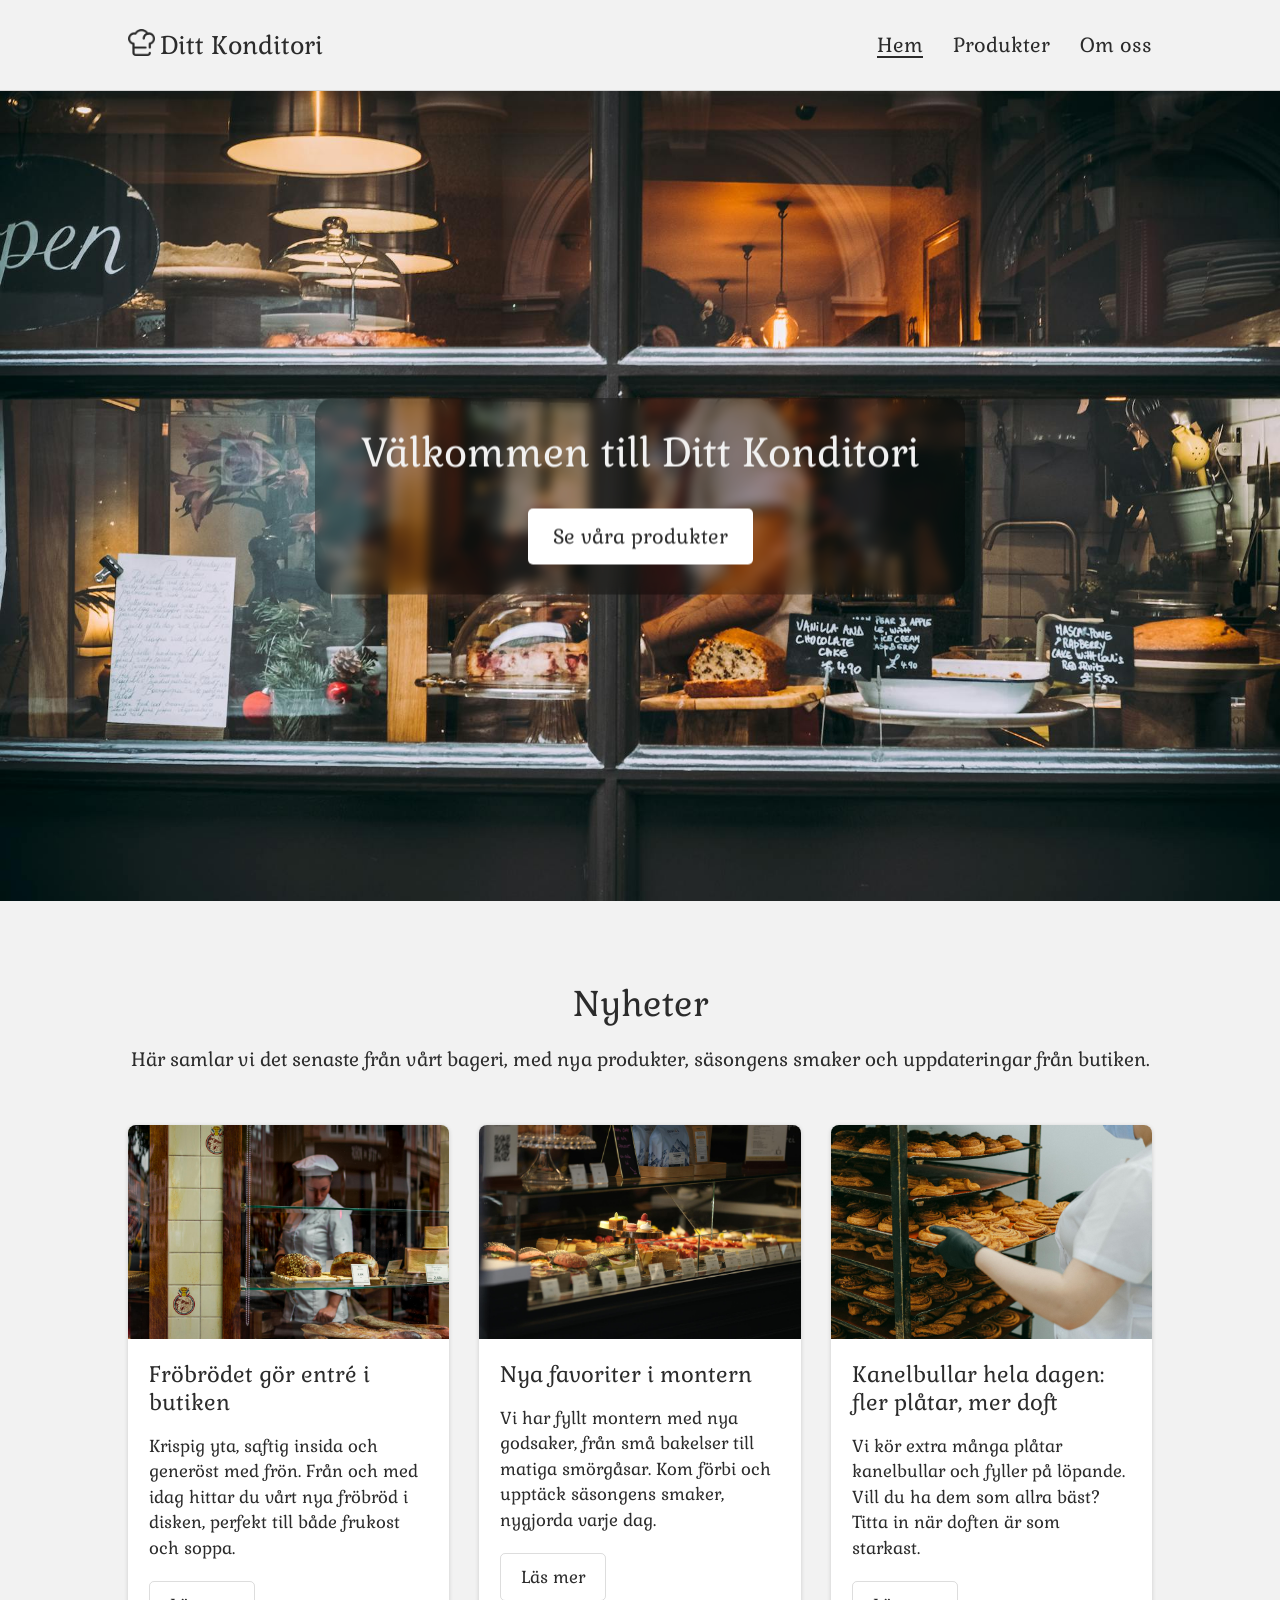
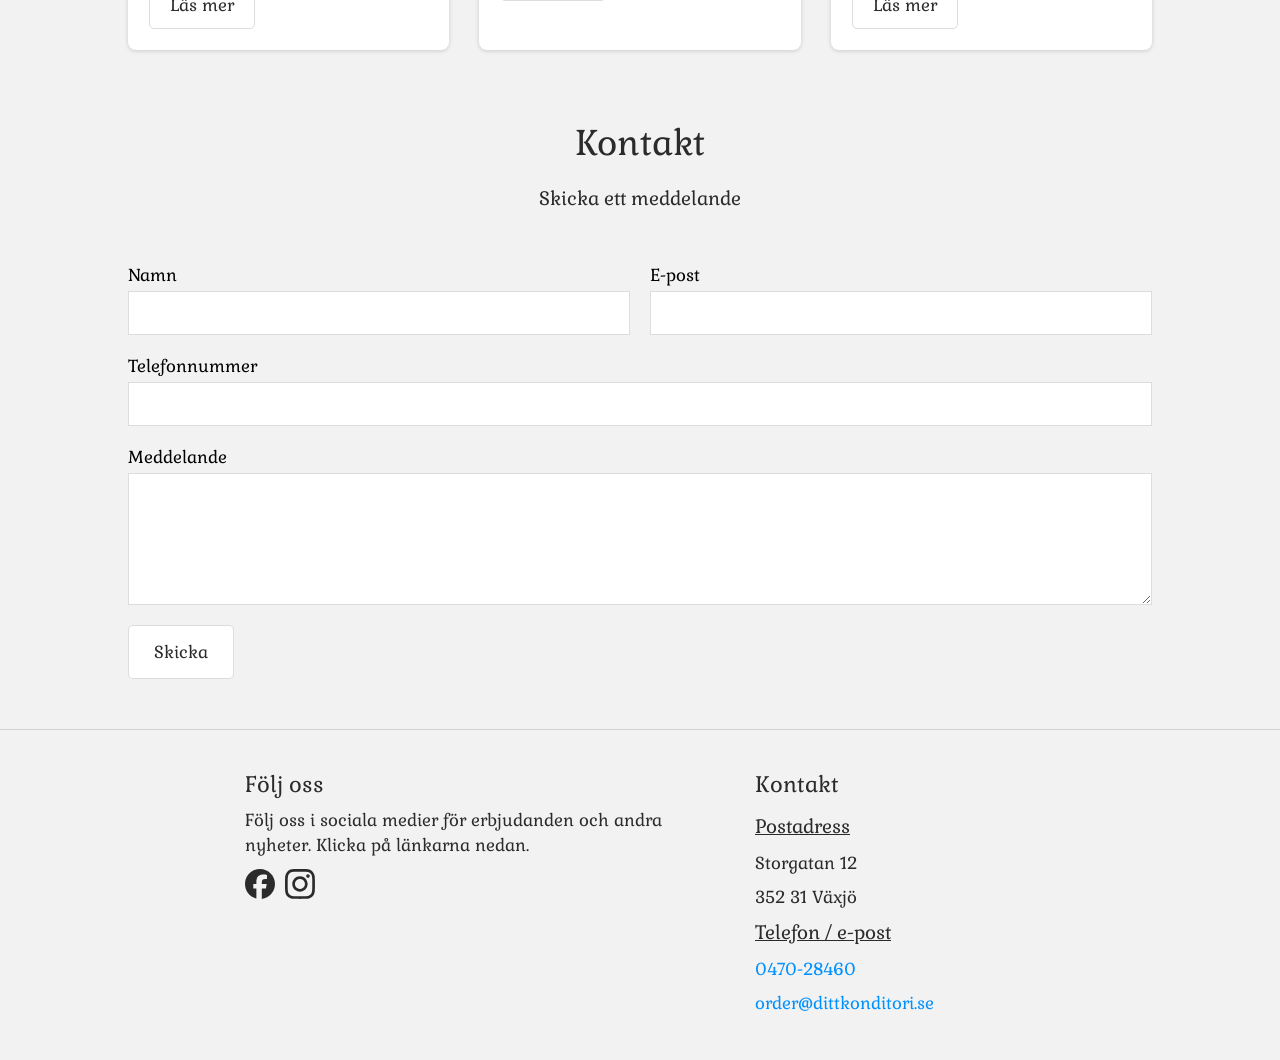
<file: index.html>
<!DOCTYPE html>
<html lang="sv">
  <head>
    <meta charset="UTF-8" />
    <meta name="viewport" content="width=device-width, initial-scale=1.0" />
    <link rel="preconnect" href="https://fonts.googleapis.com" />
    <link rel="preconnect" href="https://fonts.gstatic.com" crossorigin />
    <link
      href="https://fonts.googleapis.com/css2?family=Gabriela&display=swap"
      rel="stylesheet"
    />
    <link
      rel="icon"
      href="images/favicon-light.png"
      type="image/png"
      media="(prefers-color-scheme: light)"
    />
    <link
      rel="icon"
      href="images/favicon-dark.png"
      type="image/png"
      media="(prefers-color-scheme: dark)"
    />
    <link rel="stylesheet" href="style.css" />
    <title>Ditt Konditori</title>
  </head>
  <body>
    <div class="header-wrapper">
      <header>
        <a class="link-animation" id="logo" href=".">
          <img src="images/logo.png" alt="Kockhatt logga" />
          Ditt Konditori
        </a>
        <nav>
          <ul>
            <li><a class="link-animation active" href=".">Hem</a></li>
            <li><a class="link-animation" href="produkter/">Produkter</a></li>
            <li><a class="link-animation" href="om-oss/">Om oss</a></li>
          </ul>
        </nav>
      </header>
    </div>
    <main>
      <section id="hero">
        <div class="cta">
          <h1>Välkommen till Ditt Konditori</h1>
          <a href="produkter/">Se våra produkter</a>
        </div>
        <img
          src="images/hero.jpg"
          alt="Konditoriets skyltfönster med varm belysning, personal bakom disken och kakor samt bakverk på fat med prisskyltar."
        />
      </section>
      <section id="news">
        <div class="news-title">
          <h2>Nyheter</h2>
          <p class="subheading">
            Här samlar vi det senaste från vårt bageri, med nya produkter,
            säsongens smaker och uppdateringar från butiken.
          </p>
        </div>
        <div class="news-container">
          <article>
            <img
              src="images/news-1.jpg"
              alt="Bagare bakom glasruta i konditoriets fönster med bröd och baguetter i förgrunden."
            />
            <div class="article-content-wrapper">
              <h3>Fröbrödet gör entré i butiken</h3>
              <p>
                Krispig yta, saftig insida och generöst med frön. Från och med
                idag hittar du vårt nya fröbröd i disken, perfekt till både
                frukost och soppa.
              </p>
              <a href="#">Läs mer</a>
            </div>
          </article>
          <article>
            <img
              src="images/news-2.jpg"
              alt="Konditorimonter med bakelser, smörgåsar och tårtbitar, med små prisskyltar framför."
            />
            <div class="article-content-wrapper">
              <h3>Nya favoriter i montern</h3>
              <p>
                Vi har fyllt montern med nya godsaker, från små bakelser till
                matiga smörgåsar. Kom förbi och upptäck säsongens smaker,
                nygjorda varje dag.
              </p>
              <a href="#">Läs mer</a>
            </div>
          </article>
          <article>
            <img
              src="images/news-3.jpg"
              alt="Bagare med handske hanterar nygräddade kanelbullar på plåtar i ett bakställ."
            />
            <div class="article-content-wrapper">
              <h3>Kanelbullar hela dagen: fler plåtar, mer doft</h3>
              <p>
                Vi kör extra många plåtar kanelbullar och fyller på löpande.
                Vill du ha dem som allra bäst? Titta in när doften är som
                starkast.
              </p>
              <a href="#">Läs mer</a>
            </div>
          </article>
        </div>
      </section>
      <section id="contact">
        <div class="contact-title">
          <h2>Kontakt</h2>
          <p class="subheading">Skicka ett meddelande</p>
        </div>
        <form>
          <div class="input-container">
            <div class="input-wrapper">
              <label for="name">Namn</label>
              <input type="text" id="name" name="name" />
            </div>
            <div class="input-wrapper">
              <label for="email">E-post</label>
              <input type="text" id="email" name="email" />
            </div>
          </div>
          <div class="input-wrapper">
            <label for="phone">Telefonnummer</label>
            <input type="text" id="phone" name="phone" />
          </div>
          <div class="input-wrapper">
            <label for="message">Meddelande</label>
            <textarea id="message" name="message" rows="5" cols="33"></textarea>
          </div>
          <button type="submit">Skicka</button>
        </form>
      </section>
    </main>
    <div class="footer-wrapper">
      <footer>
        <section id="follow-us">
          <h3>Följ oss</h3>
          <p>
            Följ oss i sociala medier för erbjudanden och andra nyheter. Klicka
            på länkarna nedan.
          </p>
          <ul>
            <li>
              <a class="social-icon" href="#"
                ><svg xmlns="http://www.w3.org/2000/svg" viewBox="0 0 512 512">
                  <!--!Font Awesome Free v7.1.0 by @fontawesome - https://fontawesome.com License - https://fontawesome.com/license/free Copyright 2025 Fonticons, Inc.-->
                  <path
                    d="M512 256C512 114.6 397.4 0 256 0S0 114.6 0 256C0 376 82.7 476.8 194.2 504.5l0-170.3-52.8 0 0-78.2 52.8 0 0-33.7c0-87.1 39.4-127.5 125-127.5 16.2 0 44.2 3.2 55.7 6.4l0 70.8c-6-.6-16.5-1-29.6-1-42 0-58.2 15.9-58.2 57.2l0 27.8 83.6 0-14.4 78.2-69.3 0 0 175.9C413.8 494.8 512 386.9 512 256z"
                  />
                </svg>
              </a>
            </li>
            <li>
              <a class="social-icon" href="#"
                ><svg viewBox="0 0 449 449" xmlns="http://www.w3.org/2000/svg">
                  <path
                    d="M224.175 109.175C160.675 108.975 109.075 160.375 108.875 223.875C108.675 287.375 160.075 338.975 223.575 339.175C287.075 339.375 338.675 287.975 338.875 224.475C339.075 160.975 287.675 109.375 224.175 109.175ZM223.575 149.575C264.775 149.375 298.275 182.675 298.475 223.875C298.675 265.075 265.375 298.575 224.175 298.775C182.975 298.975 149.475 265.675 149.275 224.475C149.075 183.275 182.375 149.775 223.575 149.575ZM316.975 104.475C316.975 89.675 328.975 77.675 343.775 77.675C358.575 77.675 370.575 89.675 370.575 104.475C370.575 119.275 358.575 131.275 343.775 131.275C328.975 131.275 316.975 119.275 316.975 104.475ZM446.675 131.675C444.975 95.775 436.775 63.975 410.475 37.775C384.275 11.575 352.475 3.375 316.575 1.575C279.575 -0.525 168.675 -0.525 131.675 1.575C95.875 3.275 64.075 11.475 37.775 37.675C11.475 63.875 3.375 95.675 1.575 131.575C-0.525 168.575 -0.525 279.475 1.575 316.475C3.275 352.375 11.475 384.175 37.775 410.375C64.075 436.575 95.775 444.775 131.675 446.575C168.675 448.675 279.575 448.675 316.575 446.575C352.475 444.875 384.275 436.675 410.475 410.375C436.675 384.175 444.875 352.375 446.675 316.475C448.775 279.475 448.775 168.675 446.675 131.675ZM398.875 356.175C391.075 375.775 375.975 390.875 356.275 398.775C326.775 410.475 256.775 407.775 224.175 407.775C191.575 407.775 121.475 410.375 92.075 398.775C72.475 390.975 57.375 375.875 49.475 356.175C37.775 326.675 40.475 256.675 40.475 224.075C40.475 191.475 37.875 121.375 49.475 91.975C57.275 72.375 72.375 57.275 92.075 49.375C121.575 37.675 191.575 40.375 224.175 40.375C256.775 40.375 326.875 37.775 356.275 49.375C375.875 57.175 390.975 72.275 398.875 91.975C410.575 121.475 407.875 191.475 407.875 224.075C407.875 256.675 410.575 326.775 398.875 356.175Z"
                  />
                </svg>
              </a>
            </li>
          </ul>
        </section>
        <section id="contact-us">
          <h3>Kontakt</h3>
          <p class="subheading">Postadress</p>
          <p>Storgatan 12</p>
          <p>352 31 Växjö</p>
          <p class="subheading">Telefon / e-post</p>
          <p><a href="tel:0470-28460">0470-28460</a></p>
          <p>
            <a href="mailto:order@dittkonditori.se">order@dittkonditori.se</a>
          </p>
        </section>
      </footer>
    </div>
  </body>
</html>
</file>
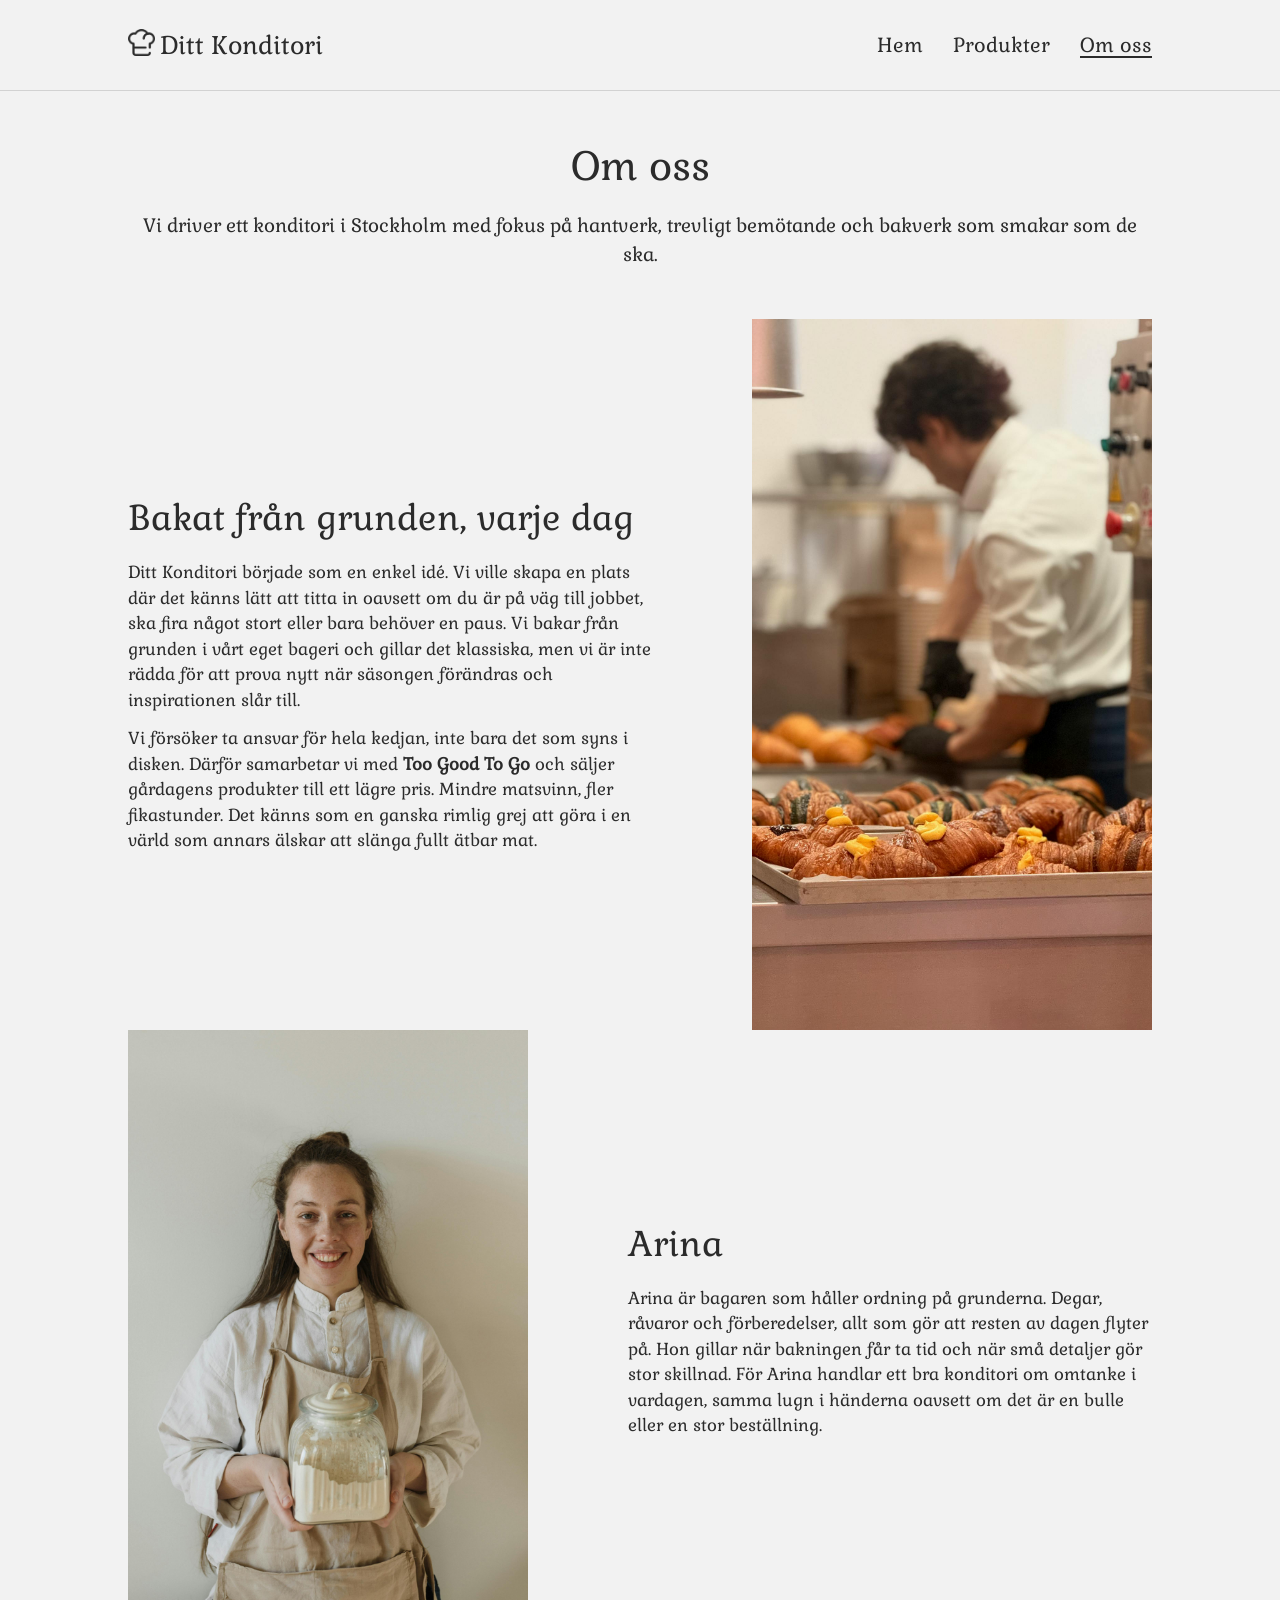
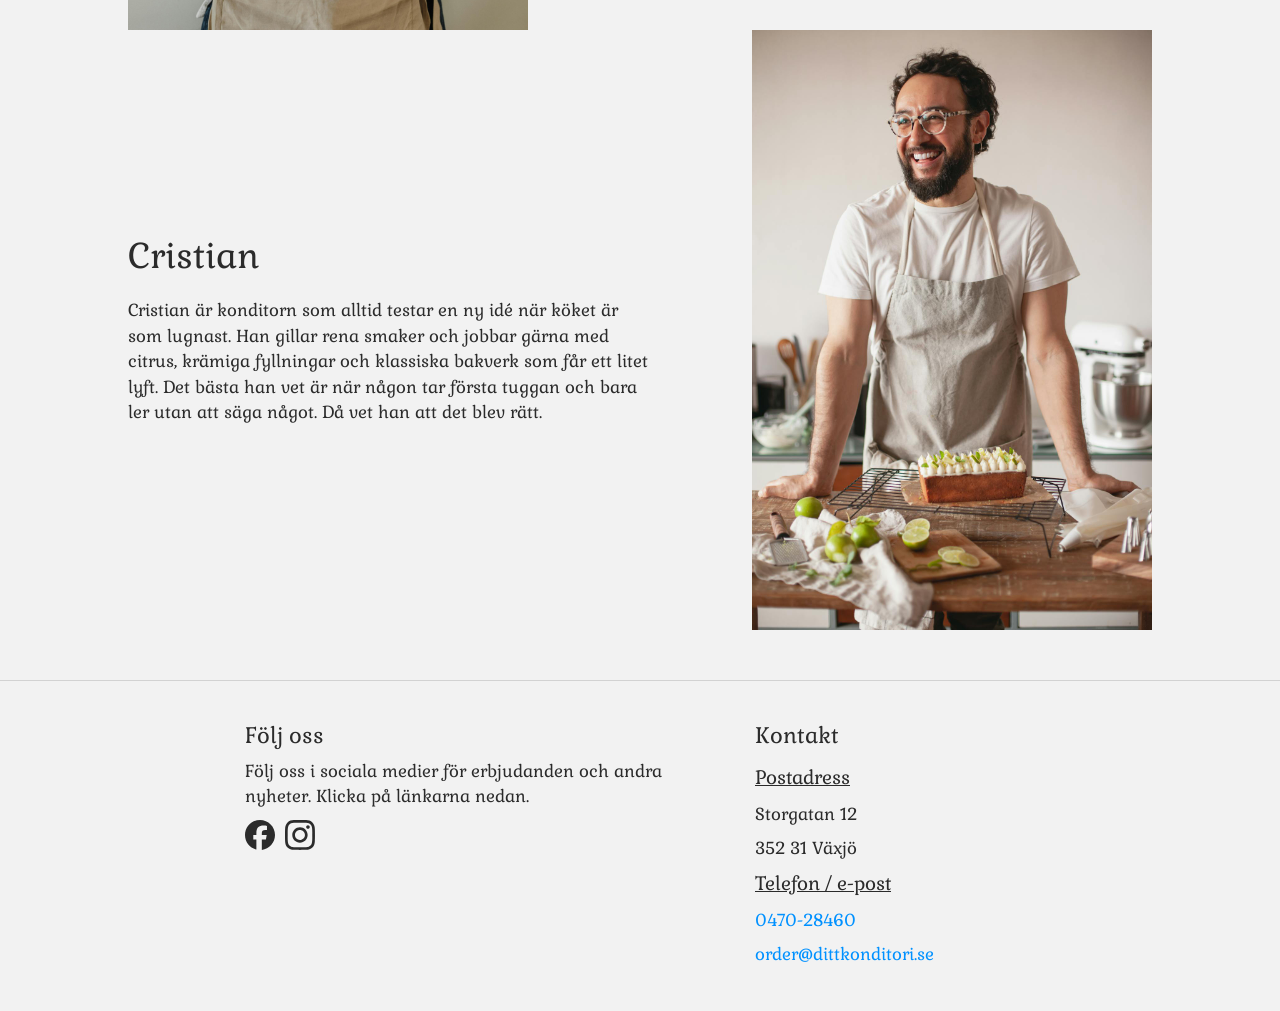
<file: om-oss/index.html>
<!DOCTYPE html>
<html lang="sv">
  <head>
    <meta charset="UTF-8" />
    <meta name="viewport" content="width=device-width, initial-scale=1.0" />
    <link rel="preconnect" href="https://fonts.googleapis.com" />
    <link rel="preconnect" href="https://fonts.gstatic.com" crossorigin />
    <link
      href="https://fonts.googleapis.com/css2?family=Gabriela&display=swap"
      rel="stylesheet"
    />
    <link
      rel="icon"
      href="../images/favicon-light.png"
      type="image/png"
      media="(prefers-color-scheme: light)"
    />
    <link
      rel="icon"
      href="../images/favicon-dark.png"
      type="image/png"
      media="(prefers-color-scheme: dark)"
    />
    <link rel="stylesheet" href="../style.css" />
    <title>Ditt Konditori</title>
  </head>
  <body>
    <div class="header-wrapper">
      <header>
        <a id="logo" href="..">
          <img src="../images/logo.png" alt="Kockhatt logga" />
          Ditt Konditori
        </a>
        <nav>
          <ul>
            <li><a class="link-animation" href="..">Hem</a></li>
            <li>
              <a class="link-animation" href="../produkter/">Produkter</a>
            </li>
            <li><a class="link-animation active" href=".">Om oss</a></li>
          </ul>
        </nav>
      </header>
    </div>
    <main>
      <section id="about">
        <div class="about-title">
          <h1>Om oss</h1>
          <p class="subheading">
            Vi driver ett konditori i Stockholm med fokus på hantverk, trevligt
            bemötande och bakverk som smakar som de ska.
          </p>
        </div>
        <section id="about-company">
          <div class="content-wrapper">
            <h2>Bakat från grunden, varje dag</h2>
            <p>
              Ditt Konditori började som en enkel idé. Vi ville skapa en plats
              där det känns lätt att titta in oavsett om du är på väg till
              jobbet, ska fira något stort eller bara behöver en paus. Vi bakar
              från grunden i vårt eget bageri och gillar det klassiska, men vi
              är inte rädda för att prova nytt när säsongen förändras och
              inspirationen slår till.
            </p>
            <br />
            <p>
              Vi försöker ta ansvar för hela kedjan, inte bara det som syns i
              disken. Därför samarbetar vi med
              <span class="bold">Too Good To Go</span> och säljer gårdagens
              produkter till ett lägre pris. Mindre matsvinn, fler fikastunder.
              Det känns som en ganska rimlig grej att göra i en värld som annars
              älskar att slänga fullt ätbar mat.
            </p>
          </div>
          <img
            src="../images/about-company.jpg"
            alt="Plåt med nybakade croissanter i förgrunden och en bagare som arbetar i bageriet i bakgrunden."
          />
        </section>
        <section>
          <img
            src="../images/arina.jpg"
            alt="Arina, bagare i förkläde, håller en glasburk med mjöl framför en ljus bakgrund."
          />
          <div class="content-wrapper">
            <h2>Arina</h2>
            <p>
              Arina är bagaren som håller ordning på grunderna. Degar, råvaror
              och förberedelser, allt som gör att resten av dagen flyter på. Hon
              gillar när bakningen får ta tid och när små detaljer gör stor
              skillnad. För Arina handlar ett bra konditori om omtanke i
              vardagen, samma lugn i händerna oavsett om det är en bulle eller
              en stor beställning.
            </p>
          </div>
        </section>
        <section id="about-cristian">
          <div class="content-wrapper">
            <h2>Cristian</h2>
            <p>
              Cristian är konditorn som alltid testar en ny idé när köket är som
              lugnast. Han gillar rena smaker och jobbar gärna med citrus,
              krämiga fyllningar och klassiska bakverk som får ett litet lyft.
              Det bästa han vet är när någon tar första tuggan och bara ler utan
              att säga något. Då vet han att det blev rätt.
            </p>
          </div>
          <img
            src="../images/cristian.jpg"
            alt="Cristian, konditor i förkläde, står vid ett bakbord med en kakform och lime."
          />
        </section>
      </section>
    </main>
    <div class="footer-wrapper">
      <footer>
        <section id="follow-us">
          <h3>Följ oss</h3>
          <p>
            Följ oss i sociala medier för erbjudanden och andra nyheter. Klicka
            på länkarna nedan.
          </p>
          <ul>
            <li>
              <a class="social-icon" href="#"
                ><svg xmlns="http://www.w3.org/2000/svg" viewBox="0 0 512 512">
                  <!--!Font Awesome Free v7.1.0 by @fontawesome - https://fontawesome.com License - https://fontawesome.com/license/free Copyright 2025 Fonticons, Inc.-->
                  <path
                    d="M512 256C512 114.6 397.4 0 256 0S0 114.6 0 256C0 376 82.7 476.8 194.2 504.5l0-170.3-52.8 0 0-78.2 52.8 0 0-33.7c0-87.1 39.4-127.5 125-127.5 16.2 0 44.2 3.2 55.7 6.4l0 70.8c-6-.6-16.5-1-29.6-1-42 0-58.2 15.9-58.2 57.2l0 27.8 83.6 0-14.4 78.2-69.3 0 0 175.9C413.8 494.8 512 386.9 512 256z"
                  />
                </svg>
              </a>
            </li>
            <li>
              <a class="social-icon" href="#"
                ><svg viewBox="0 0 449 449" xmlns="http://www.w3.org/2000/svg">
                  <path
                    d="M224.175 109.175C160.675 108.975 109.075 160.375 108.875 223.875C108.675 287.375 160.075 338.975 223.575 339.175C287.075 339.375 338.675 287.975 338.875 224.475C339.075 160.975 287.675 109.375 224.175 109.175ZM223.575 149.575C264.775 149.375 298.275 182.675 298.475 223.875C298.675 265.075 265.375 298.575 224.175 298.775C182.975 298.975 149.475 265.675 149.275 224.475C149.075 183.275 182.375 149.775 223.575 149.575ZM316.975 104.475C316.975 89.675 328.975 77.675 343.775 77.675C358.575 77.675 370.575 89.675 370.575 104.475C370.575 119.275 358.575 131.275 343.775 131.275C328.975 131.275 316.975 119.275 316.975 104.475ZM446.675 131.675C444.975 95.775 436.775 63.975 410.475 37.775C384.275 11.575 352.475 3.375 316.575 1.575C279.575 -0.525 168.675 -0.525 131.675 1.575C95.875 3.275 64.075 11.475 37.775 37.675C11.475 63.875 3.375 95.675 1.575 131.575C-0.525 168.575 -0.525 279.475 1.575 316.475C3.275 352.375 11.475 384.175 37.775 410.375C64.075 436.575 95.775 444.775 131.675 446.575C168.675 448.675 279.575 448.675 316.575 446.575C352.475 444.875 384.275 436.675 410.475 410.375C436.675 384.175 444.875 352.375 446.675 316.475C448.775 279.475 448.775 168.675 446.675 131.675ZM398.875 356.175C391.075 375.775 375.975 390.875 356.275 398.775C326.775 410.475 256.775 407.775 224.175 407.775C191.575 407.775 121.475 410.375 92.075 398.775C72.475 390.975 57.375 375.875 49.475 356.175C37.775 326.675 40.475 256.675 40.475 224.075C40.475 191.475 37.875 121.375 49.475 91.975C57.275 72.375 72.375 57.275 92.075 49.375C121.575 37.675 191.575 40.375 224.175 40.375C256.775 40.375 326.875 37.775 356.275 49.375C375.875 57.175 390.975 72.275 398.875 91.975C410.575 121.475 407.875 191.475 407.875 224.075C407.875 256.675 410.575 326.775 398.875 356.175Z"
                  />
                </svg>
              </a>
            </li>
          </ul>
        </section>
        <section id="contact-us">
          <h3>Kontakt</h3>
          <p class="subheading">Postadress</p>
          <p>Storgatan 12</p>
          <p>352 31 Växjö</p>
          <p class="subheading">Telefon / e-post</p>
          <p><a href="tel:0470-28460">0470-28460</a></p>
          <p>
            <a href="mailto:order@dittkonditori.se">order@dittkonditori.se</a>
          </p>
        </section>
      </footer>
    </div>
  </body>
</html>
</file>
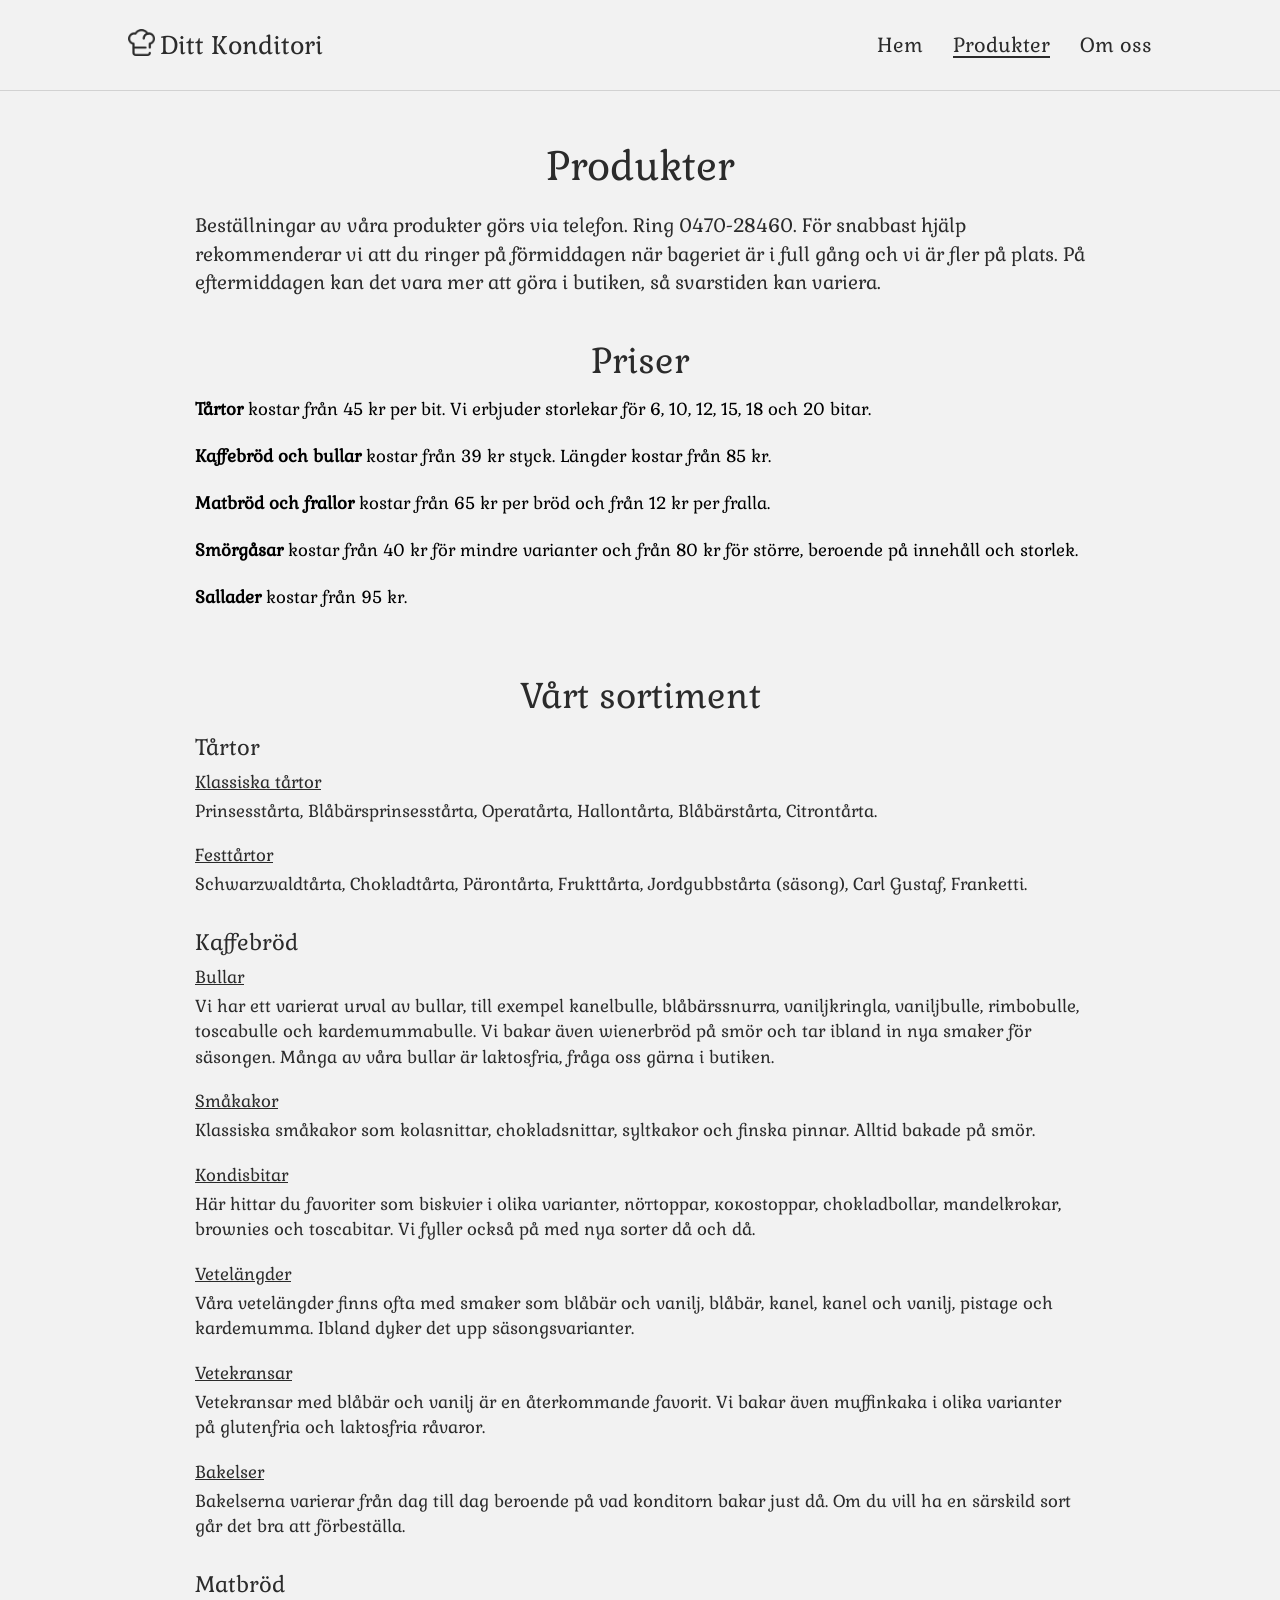
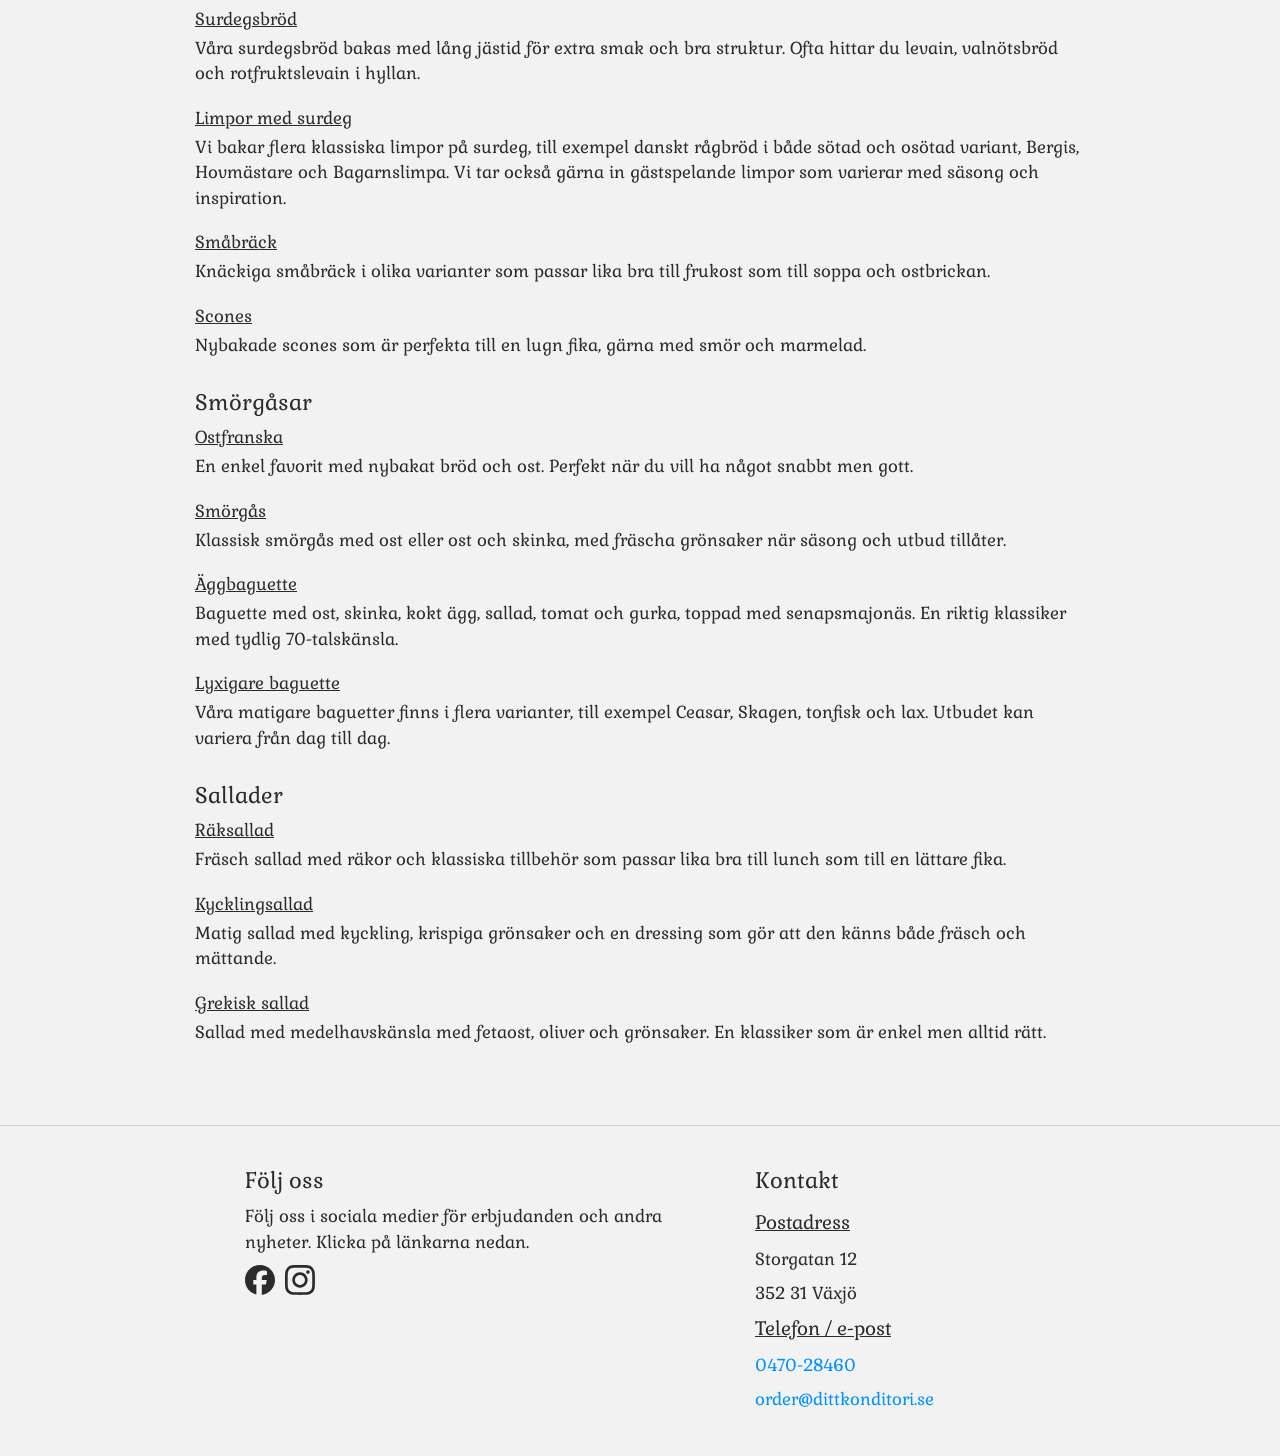
<file: produkter/index.html>
<!DOCTYPE html>
<html lang="sv">
  <head>
    <meta charset="UTF-8" />
    <meta name="viewport" content="width=device-width, initial-scale=1.0" />
    <link rel="preconnect" href="https://fonts.googleapis.com" />
    <link rel="preconnect" href="https://fonts.gstatic.com" crossorigin />
    <link
      href="https://fonts.googleapis.com/css2?family=Gabriela&display=swap"
      rel="stylesheet"
    />
    <link
      rel="icon"
      href="../images/favicon-light.png"
      type="image/png"
      media="(prefers-color-scheme: light)"
    />
    <link
      rel="icon"
      href="../images/favicon-dark.png"
      type="image/png"
      media="(prefers-color-scheme: dark)"
    />
    <link rel="stylesheet" href="../style.css" />
    <title>Ditt Konditori</title>
  </head>
  <body>
    <div class="header-wrapper">
      <header>
        <a id="logo" href="..">
          <img src="../images/logo.png" alt="Kockhatt logga" />
          Ditt Konditori
        </a>
        <nav>
          <ul>
            <li><a class="link-animation" href="..">Hem</a></li>
            <li>
              <a class="link-animation active" href=".">Produkter</a>
            </li>
            <li>
              <a class="link-animation" href="../om-oss/">Om oss</a>
            </li>
          </ul>
        </nav>
      </header>
    </div>
    <main>
      <section id="products">
        <div class="products-title">
          <h1>Produkter</h1>
          <p class="subheading">
            Beställningar av våra produkter görs via telefon. Ring 0470-28460.
            För snabbast hjälp rekommenderar vi att du ringer på förmiddagen när
            bageriet är i full gång och vi är fler på plats. På eftermiddagen
            kan det vara mer att göra i butiken, så svarstiden kan variera.
          </p>
        </div>
        <section id="prices">
          <h2>Priser</h2>
          <ul>
            <li>
              <span class="bold">Tårtor</span> kostar från 45 kr per bit. Vi
              erbjuder storlekar för 6, 10, 12, 15, 18 och 20 bitar.
            </li>
            <li>
              <span class="bold">Kaffebröd och bullar</span> kostar från 39 kr
              styck. Längder kostar från 85 kr.
            </li>
            <li>
              <span class="bold">Matbröd och frallor</span> kostar från 65 kr
              per bröd och från 12 kr per fralla.
            </li>
            <li>
              <span class="bold">Smörgåsar</span> kostar från 40 kr för mindre
              varianter och från 80 kr för större, beroende på innehåll och
              storlek.
            </li>
            <li><span class="bold">Sallader</span> kostar från 95 kr.</li>
          </ul>
        </section>
        <section id="assortment">
          <h2>Vårt sortiment</h2>
          <article class="entry">
            <h3>Tårtor</h3>
            <article class="product">
              <h4>Klassiska tårtor</h4>
              <p>
                Prinsesstårta, Blåbärsprinsesstårta, Operatårta, Hallontårta,
                Blåbärstårta, Citrontårta.
              </p>
            </article>
            <article class="product">
              <h4>Festtårtor</h4>
              <p>
                Schwarzwaldtårta, Chokladtårta, Pärontårta, Frukttårta,
                Jordgubbstårta (säsong), Carl Gustaf, Franketti.
              </p>
            </article>
          </article>
          <article class="entry">
            <h3>Kaffebröd</h3>
            <article class="product">
              <h4>Bullar</h4>
              <p>
                Vi har ett varierat urval av bullar, till exempel kanelbulle,
                blåbärssnurra, vaniljkringla, vaniljbulle, rimbobulle,
                toscabulle och kardemummabulle. Vi bakar även wienerbröd på smör
                och tar ibland in nya smaker för säsongen. Många av våra bullar
                är laktosfria, fråga oss gärna i butiken.
              </p>
            </article>
            <article class="product">
              <h4>Småkakor</h4>
              <p>
                Klassiska småkakor som kolasnittar, chokladsnittar, syltkakor
                och finska pinnar. Alltid bakade på smör.
              </p>
            </article>
            <article class="product">
              <h4>Kondisbitar</h4>
              <p>
                Här hittar du favoriter som biskvier i olika varianter,
                nöтtoppar, кокostoppar, chokladbollar, mandelkrokar, brownies
                och toscabitar. Vi fyller också på med nya sorter då och då.
              </p>
            </article>
            <article class="product">
              <h4>Vetelängder</h4>
              <p>
                Våra vetelängder finns ofta med smaker som blåbär och vanilj,
                blåbär, kanel, kanel och vanilj, pistage och kardemumma. Ibland
                dyker det upp säsongsvarianter.
              </p>
            </article>
            <article class="product">
              <h4>Vetekransar</h4>
              <p>
                Vetekransar med blåbär och vanilj är en återkommande favorit. Vi
                bakar även muffinkaka i olika varianter på glutenfria och
                laktosfria råvaror.
              </p>
            </article>
            <article class="product">
              <h4>Bakelser</h4>
              <p>
                Bakelserna varierar från dag till dag beroende på vad konditorn
                bakar just då. Om du vill ha en särskild sort går det bra att
                förbeställa.
              </p>
            </article>
          </article>
          <article class="entry">
            <h3>Matbröd</h3>
            <article class="product">
              <h4>Surdegsbröd</h4>
              <p>
                Våra surdegsbröd bakas med lång jästid för extra smak och bra
                struktur. Ofta hittar du levain, valnötsbröd och rotfruktslevain
                i hyllan.
              </p>
            </article>
            <article class="product">
              <h4>Limpor med surdeg</h4>
              <p>
                Vi bakar flera klassiska limpor på surdeg, till exempel danskt
                rågbröd i både sötad och osötad variant, Bergis, Hovmästare och
                Bagarnslimpa. Vi tar också gärna in gästspelande limpor som
                varierar med säsong och inspiration.
              </p>
            </article>
            <article class="product">
              <h4>Småbräck</h4>
              <p>
                Knäckiga småbräck i olika varianter som passar lika bra till
                frukost som till soppa och ostbrickan.
              </p>
            </article>
            <article class="product">
              <h4>Scones</h4>
              <p>
                Nybakade scones som är perfekta till en lugn fika, gärna med
                smör och marmelad.
              </p>
            </article>
          </article>
          <article class="entry">
            <h3>Smörgåsar</h3>
            <article class="product">
              <h4>Ostfranska</h4>
              <p>
                En enkel favorit med nybakat bröd och ost. Perfekt när du vill
                ha något snabbt men gott.
              </p>
            </article>
            <article class="product">
              <h4>Smörgås</h4>
              <p>
                Klassisk smörgås med ost eller ost och skinka, med fräscha
                grönsaker när säsong och utbud tillåter.
              </p>
            </article>
            <article class="product">
              <h4>Äggbaguette</h4>
              <p>
                Baguette med ost, skinka, kokt ägg, sallad, tomat och gurka,
                toppad med senapsmajonäs. En riktig klassiker med tydlig
                70-talskänsla.
              </p>
            </article>
            <article class="product">
              <h4>Lyxigare baguette</h4>
              <p>
                Våra matigare baguetter finns i flera varianter, till exempel
                Ceasar, Skagen, tonfisk och lax. Utbudet kan variera från dag
                till dag.
              </p>
            </article>
          </article>
          <article class="entry">
            <h3>Sallader</h3>
            <article class="product">
              <h4>Räksallad</h4>
              <p>
                Fräsch sallad med räkor och klassiska tillbehör som passar lika
                bra till lunch som till en lättare fika.
              </p>
            </article>
            <article class="product">
              <h4>Kycklingsallad</h4>
              <p>
                Matig sallad med kyckling, krispiga grönsaker och en dressing
                som gör att den känns både fräsch och mättande.
              </p>
            </article>
            <article class="product">
              <h4>Grekisk sallad</h4>
              <p>
                Sallad med medelhavskänsla med fetaost, oliver och grönsaker. En
                klassiker som är enkel men alltid rätt.
              </p>
            </article>
          </article>
        </section>
      </section>
    </main>
    <div class="footer-wrapper">
      <footer>
        <section id="follow-us">
          <h3>Följ oss</h3>
          <p>
            Följ oss i sociala medier för erbjudanden och andra nyheter. Klicka
            på länkarna nedan.
          </p>
          <ul>
            <li>
              <a class="social-icon" href="#"
                ><svg xmlns="http://www.w3.org/2000/svg" viewBox="0 0 512 512">
                  <!--!Font Awesome Free v7.1.0 by @fontawesome - https://fontawesome.com License - https://fontawesome.com/license/free Copyright 2025 Fonticons, Inc.-->
                  <path
                    d="M512 256C512 114.6 397.4 0 256 0S0 114.6 0 256C0 376 82.7 476.8 194.2 504.5l0-170.3-52.8 0 0-78.2 52.8 0 0-33.7c0-87.1 39.4-127.5 125-127.5 16.2 0 44.2 3.2 55.7 6.4l0 70.8c-6-.6-16.5-1-29.6-1-42 0-58.2 15.9-58.2 57.2l0 27.8 83.6 0-14.4 78.2-69.3 0 0 175.9C413.8 494.8 512 386.9 512 256z"
                  />
                </svg>
              </a>
            </li>
            <li>
              <a class="social-icon" href="#"
                ><svg viewBox="0 0 449 449" xmlns="http://www.w3.org/2000/svg">
                  <path
                    d="M224.175 109.175C160.675 108.975 109.075 160.375 108.875 223.875C108.675 287.375 160.075 338.975 223.575 339.175C287.075 339.375 338.675 287.975 338.875 224.475C339.075 160.975 287.675 109.375 224.175 109.175ZM223.575 149.575C264.775 149.375 298.275 182.675 298.475 223.875C298.675 265.075 265.375 298.575 224.175 298.775C182.975 298.975 149.475 265.675 149.275 224.475C149.075 183.275 182.375 149.775 223.575 149.575ZM316.975 104.475C316.975 89.675 328.975 77.675 343.775 77.675C358.575 77.675 370.575 89.675 370.575 104.475C370.575 119.275 358.575 131.275 343.775 131.275C328.975 131.275 316.975 119.275 316.975 104.475ZM446.675 131.675C444.975 95.775 436.775 63.975 410.475 37.775C384.275 11.575 352.475 3.375 316.575 1.575C279.575 -0.525 168.675 -0.525 131.675 1.575C95.875 3.275 64.075 11.475 37.775 37.675C11.475 63.875 3.375 95.675 1.575 131.575C-0.525 168.575 -0.525 279.475 1.575 316.475C3.275 352.375 11.475 384.175 37.775 410.375C64.075 436.575 95.775 444.775 131.675 446.575C168.675 448.675 279.575 448.675 316.575 446.575C352.475 444.875 384.275 436.675 410.475 410.375C436.675 384.175 444.875 352.375 446.675 316.475C448.775 279.475 448.775 168.675 446.675 131.675ZM398.875 356.175C391.075 375.775 375.975 390.875 356.275 398.775C326.775 410.475 256.775 407.775 224.175 407.775C191.575 407.775 121.475 410.375 92.075 398.775C72.475 390.975 57.375 375.875 49.475 356.175C37.775 326.675 40.475 256.675 40.475 224.075C40.475 191.475 37.875 121.375 49.475 91.975C57.275 72.375 72.375 57.275 92.075 49.375C121.575 37.675 191.575 40.375 224.175 40.375C256.775 40.375 326.875 37.775 356.275 49.375C375.875 57.175 390.975 72.275 398.875 91.975C410.575 121.475 407.875 191.475 407.875 224.075C407.875 256.675 410.575 326.775 398.875 356.175Z"
                  />
                </svg>
              </a>
            </li>
          </ul>
        </section>
        <section id="contact-us">
          <h3>Kontakt</h3>
          <p class="subheading">Postadress</p>
          <p>Storgatan 12</p>
          <p>352 31 Växjö</p>
          <p class="subheading">Telefon / e-post</p>
          <p><a href="tel:0470-28460">0470-28460</a></p>
          <p>
            <a href="mailto:order@dittkonditori.se">order@dittkonditori.se</a>
          </p>
        </section>
      </footer>
    </div>
  </body>
</html>
</file>
<file: style.css>
:root {
  --color-light: hsl(0deg 0% 95%);
  --color-dark: hsl(0deg 0% 17%);
  --color-link: hsl(205.88, 100%, 50%);
  --color-black-a35: hsl(0deg 0% 0% / 0.35);
  --border-subtle: hsl(0deg 0% 17% / 0.16);
  --border-strong: hsl(0deg 0% 17% / 0.32);
  --card-shadow: hsl(0deg 0% 0% / 0.16) 0px 1px 4px;
  --font-logo: 2.5rem;
  --font-h1: 4rem;
  --font-h2: 3.5rem;
  --font-h3: 2.2rem;
  --font-p: 1.7rem;
  --font-cta-btn: 2rem;
  --font-nav-a: 2rem;
  --font-subheading: 1.9rem;
}

/* Global styling */

* {
  margin: 0;
  padding: 0;
  box-sizing: border-box;
}

html {
  font-size: 62.5%;
}

body {
  background-color: var(--color-light);
  font-family: "Gabriela", serif;
}

h1,
h2,
h3,
h4 {
  font-weight: 400;
  color: var(--color-dark);
}

h1 {
  font-size: var(--font-h1);
}

h2 {
  font-size: var(--font-h2);
}

h3 {
  font-size: var(--font-h3);
}

h4 {
  font-size: var(--font-p);
  text-decoration: underline;
}

p {
  font-size: var(--font-p);
  color: var(--color-dark);
  line-height: 1.5;
}

a {
  text-decoration: none;
  color: var(--color-dark);
}

label,
input,
textarea,
button[type="submit"] {
  font-family: "Gabriela", serif;
  font-size: var(--font-p);
}

li {
  font-size: var(--font-p);
  list-style-type: none;
}

input,
textarea {
  padding: 1rem;
}

button {
  color: var(--color-dark);
}

img {
  pointer-events: none;
  user-select: none;
  display: block;
}

.subheading {
  font-size: var(--font-subheading);
}

.bold {
  font-weight: 700;
}

.link-animation::after {
  content: "";
  position: absolute;
  bottom: 0;
  left: 0;
  width: 100%;
  height: 0.1em;
  background-color: var(--color-dark);
  opacity: 0;
  transition: all 0.2s;
}

.link-animation:hover::after {
  opacity: 1;
  transform: translate3d(0, 0.2em, 0);
}

.link-animation.active::after {
  opacity: 1;
}

.header-wrapper {
  border-bottom: 0.1rem solid var(--border-subtle);
}

header {
  width: 80%;
  min-height: 10svh;
  margin: auto;
  padding-block: 1.5rem;
  display: flex;
  align-items: center;
  justify-content: space-between;
  flex-wrap: wrap;
  gap: 2rem;

  #logo {
    display: flex;
    gap: 0.5rem;
    font-size: var(--font-logo);
    white-space: nowrap;

    img {
      width: 2.7rem;
      height: 2.7rem;
      margin-bottom: 0.5rem;
    }
  }
}

nav {
  ul {
    display: flex;
    justify-content: center;
    gap: 3rem;
  }

  a {
    position: relative;
    font-size: var(--font-nav-a);
  }
}

.footer-wrapper {
  color: var(--color-light);
  border-top: 0.1rem solid var(--border-subtle);
}

footer {
  width: 80%;
  max-width: 137rem;
  margin: auto;
  padding: 4rem;
  display: flex;
  justify-content: center;
  flex-wrap: wrap;
  gap: 3rem 6rem;

  section {
    flex: 1 1 28rem;
  }

  h3 {
    margin-bottom: 1rem;
  }

  #follow-us {
    max-width: 45rem;
    p {
      margin-bottom: 1rem;
    }

    ul {
      display: flex;
      gap: 1rem;
    }

    svg {
      width: 3rem;
      height: 3rem;
      fill: var(--color-dark);
    }
  }

  #contact-us {
    max-width: 28rem;

    .subheading {
      text-decoration: underline;
    }

    p {
      line-height: 2;
    }

    a {
      color: var(--color-link);

      &:hover {
        text-decoration: underline;
      }
    }
  }
}

/* Homepage styling */

#hero {
  position: relative;
  height: 90svh;
  margin-bottom: 8rem;

  .cta {
    position: absolute;
    top: 50%;
    left: 50%;
    transform: translate(-50%, -50%);
    max-width: 65rem;
    width: 90%;
    padding: 3rem;
    text-align: center;
    border-radius: 2rem;
    background: var(--color-black-a35);
    backdrop-filter: blur(6px) saturate(130%);
  }

  h1 {
    margin-bottom: 3rem;
    color: var(--color-light);
  }

  a {
    display: inline-block;
    padding: 1.5rem 2.5rem;
    background-color: white;
    border-radius: 0.5rem;
    font-size: var(--font-cta-btn);
    transition: all 0.2s ease;

    &:hover {
      background-color: var(--color-light);
    }
  }

  img {
    width: 100%;
    height: 100%;
    object-fit: cover;
  }
}

#news {
  width: 80%;
  max-width: 130rem;
  margin: auto;
  padding-bottom: 7rem;
  display: flex;
  flex-direction: column;

  .news-title {
    text-align: center;

    h2 {
      margin-bottom: 2rem;
    }

    p {
      margin-bottom: 5rem;
    }
  }

  .news-container {
    width: 100%;
    display: grid;
    grid-template-columns: repeat(auto-fit, minmax(30rem, 1fr));
    justify-content: center;
    gap: 3rem;
  }

  article {
    background-color: white;
    border-radius: 0.8rem;
    overflow: hidden;
    transition: all 0.2s ease;
    box-shadow: var(--card-shadow);
  }

  .article-content-wrapper {
    padding: 2.1rem;
  }

  img {
    width: 100%;
    object-fit: cover;
  }

  h3 {
    margin-bottom: 1.8rem;
  }

  p {
    margin-bottom: 2rem;
    line-height: 1.5;
  }

  a {
    display: inline-block;
    padding: 1.2rem 2rem;
    font-size: var(--font-p);
    border: 0.1rem solid var(--border-subtle);
    border-radius: 0.5rem;
    transition: all 0.2s ease;

    &:hover {
      background-color: var(--color-light);
      border-color: var(--border-strong);
    }
  }
}

#contact {
  width: 80%;
  max-width: 130rem;
  margin: auto;
  padding-bottom: 5rem;
  display: flex;
  flex-direction: column;

  .contact-title {
    text-align: center;

    h2 {
      margin-bottom: 2rem;
    }

    p {
      margin-bottom: 5rem;
    }
  }

  form {
    width: 100%;
    display: flex;
    flex-direction: column;
    gap: 2rem;

    .input-container {
      display: flex;
      flex-wrap: wrap;
      gap: 2rem;
    }

    .input-wrapper {
      display: flex;
      flex-direction: column;
      flex: 1;
      gap: 0.5rem;
    }

    input,
    textarea {
      border: 0.1rem solid var(--border-subtle);

      &:hover {
        border-color: var(--border-strong);
      }
    }

    button {
      align-self: flex-start;
      padding: 1.5rem 2.5rem;
      background-color: white;
      border: 0.1rem solid var(--border-subtle);
      border-radius: 0.5rem;
      transition: all 0.2s ease;
      cursor: pointer;

      &:hover {
        background-color: var(--color-light);
        border-color: var(--border-strong);
      }
    }
  }
}

/* Om oss page styling */

#about {
  width: 80%;
  max-width: 130rem;
  min-height: 90svh;
  margin: auto;
  padding-block: 5rem;
  display: flex;
  flex-direction: column;

  .about-title {
    text-align: center;

    h1 {
      margin-bottom: 2rem;
    }

    p {
      margin-bottom: 5rem;
    }
  }

  section {
    display: flex;
    flex-wrap: wrap;
    align-items: center;
    gap: 5rem 10rem;

    .content-wrapper {
      flex: 1 1 40rem;
    }

    h2 {
      margin-bottom: 2rem;
    }

    img {
      width: 40rem;
    }
  }

  #about-company {
    flex-wrap: wrap-reverse;
  }

  #about-cristian {
    flex-wrap: wrap-reverse;
  }
}

/* Produkter page styling */

#products {
  width: 80%;
  max-width: 89rem;
  min-height: 90svh;
  margin: auto;
  padding-block: 5rem;
  display: flex;
  flex-direction: column;

  .products-title {
    margin-bottom: 4rem;
    h1 {
      text-align: center;
      margin-bottom: 2rem;
    }
  }

  h2 {
    text-align: center;
    margin-bottom: 1.5rem;
  }

  h3 {
    margin-bottom: 1rem;
  }

  h4 {
    margin-bottom: 0.6rem;
  }

  li {
    margin-bottom: 2.5rem;
  }

  #prices {
    margin-bottom: 4rem;
  }

  #assortment {
    .entry {
      margin-bottom: 3rem;
    }

    .product {
      margin-bottom: 2rem;
    }
  }
}
/* Media queries */

@media only screen and (max-width: 1124px) {
  #about {
    padding-bottom: 0;
    section {
      justify-content: center;
      margin-bottom: 5rem;
    }
  }
}

@media only screen and (max-width: 874px) {
  footer {
    justify-content: flex-start;
  }
}

@media only screen and (max-width: 610px) {
  header {
    justify-content: center;
  }
}

/* Mobile */

@media only screen and (max-width: 480px) {
  :root {
    --font-h1: 3.5rem;
    --font-h2: 3rem;
    --font-h3: 2rem;
    --font-p: 1.5rem;
    --font-cta-btn: 1.7rem;
    --font-nav-a: 1.7rem;
    --font-subheading: 1.7rem;
  }

  #about {
    section {
      img {
        width: 30rem;
      }
    }
  }

  footer {
    #follow-us {
      svg {
        width: 2.4rem;
        height: 2.4rem;
      }
    }
  }
}
</file>
